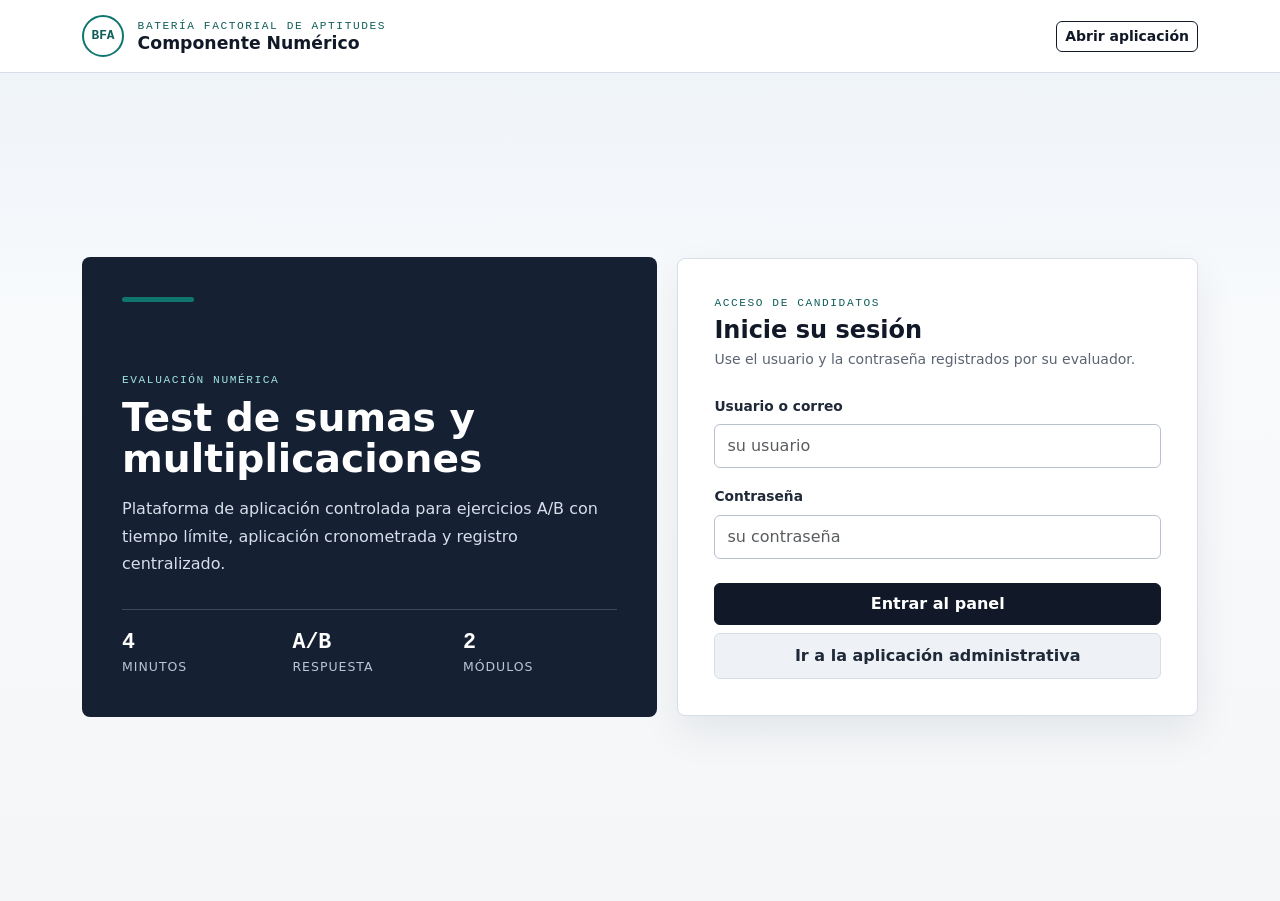
<file: src/main/webapp/app/index.html>
<!DOCTYPE html>
<html lang="es">
<head>
  <meta charset="UTF-8">
  <meta name="viewport" content="width=device-width, initial-scale=1">
  <title>Test Numérico BFA</title>
  <link href="https://cdn.jsdelivr.net/npm/bootstrap@5.3.3/dist/css/bootstrap.min.css" rel="stylesheet">
  <link href="css/styles.css" rel="stylesheet">
</head>
<body>

  <!-- Membrete -->
  <header class="masthead">
    <div class="container header-shell">
      <div class="brand-lockup">
        <div class="seal">BFA</div>
        <div>
          <div class="kicker">Batería Factorial de Aptitudes</div>
          <div class="title">Componente Numérico</div>
        </div>
      </div>
      <div class="header-actions">
        <a class="btn btn-sm btn-outline-ink app-admin-link" href="../" title="Abrir aplicación administrativa">
          Abrir aplicación
        </a>
        <div id="userBox" class="user-box d-none">
          <div class="small fw-semibold" id="userName">&nbsp;</div>
          <button type="button" id="btnLogout" class="btn btn-sm btn-ghost">Cerrar sesión</button>
        </div>
      </div>
    </div>
  </header>

  <div class="toast-host" id="toastHost"></div>

  <!-- ============================ LOGIN ============================ -->
  <section id="screenLogin" class="screen active">
    <div class="login-wrap">
      <div class="container login-grid">
        <aside class="intro-panel">
          <div class="intro-rule"></div>
          <div class="eyebrow mb-2">Evaluación numérica</div>
          <h1>Test de sumas y multiplicaciones</h1>
          <p>
            Plataforma de aplicación controlada para ejercicios A/B con tiempo límite,
            aplicación cronometrada y registro centralizado.
          </p>
          <div class="intro-metrics" aria-label="Resumen del test">
            <div><strong>4</strong><span>minutos</span></div>
            <div><strong>A/B</strong><span>respuesta</span></div>
            <div><strong>2</strong><span>módulos</span></div>
          </div>
        </aside>

        <div class="sheet login-card">
          <div class="eyebrow mb-1">Acceso de candidatos</div>
          <h2 class="h4 fw-bold mb-1">Inicie su sesión</h2>
          <p class="muted small mb-4">Use el usuario y la contraseña registrados por su evaluador.</p>

          <div class="mb-3">
            <label class="form-label" for="loginUser">Usuario o correo</label>
            <input type="text" id="loginUser" class="form-control" autocomplete="username" placeholder="su usuario">
          </div>
          <div class="mb-4">
            <label class="form-label" for="loginPass">Contraseña</label>
            <input type="password" id="loginPass" class="form-control" autocomplete="current-password" placeholder="su contraseña">
          </div>
          <button type="button" id="btnLogin" class="btn btn-ink w-100 py-2">Entrar al panel</button>
          <a class="btn btn-link-admin w-100 mt-2" href="../">Ir a la aplicación administrativa</a>
          <div id="loginError" class="alert alert-danger small mt-3 d-none" role="alert"></div>
        </div>
      </div>
    </div>
  </section>

  <!-- ============================ PANEL ============================ -->
  <section id="screenDashboard" class="screen">
    <div class="container py-4 py-md-5">
      <div class="section-heading">
        <div>
          <div class="divider-note mb-1">Panel de evaluación</div>
          <h2>Pruebas disponibles</h2>
          <p class="muted small mb-0">Cada test es independiente y dispone de 4 minutos. Marque A si el resultado es verdadero, B si es falso.</p>
        </div>
        <div class="mini-summary">
          <span>Tiempo límite</span>
          <strong>4:00</strong>
        </div>
      </div>

      <div id="testList" class="row g-3 mb-5">
        <!-- tarjetas de test -->
      </div>

      <div class="d-flex align-items-center justify-content-between mb-2">
        <div>
          <div class="divider-note mb-1">Mis gestiones</div>
          <h3 class="h5 fw-bold mb-0">Intentos anteriores</h3>
        </div>
        <button type="button" id="btnReload" class="btn btn-sm btn-outline-ink">Actualizar</button>
      </div>
      <div class="sheet p-3 p-md-4">
        <div class="table-responsive">
          <table class="table align-middle history-table mb-0">
            <thead>
              <tr>
                <th>Fecha</th>
                <th>Test</th>
                <th>Tipo</th>
                <th>Estado</th>
              </tr>
            </thead>
            <tbody id="historyBody">
              <tr><td colspan="4" class="text-center muted py-4">Sin intentos registrados todavia.</td></tr>
            </tbody>
          </table>
        </div>
      </div>
    </div>
  </section>

  <!-- ======================= INSTRUCCIONES ======================= -->
  <section id="screenInstructions" class="screen">
    <div class="container py-4 py-md-5" style="max-width: 720px;">
      <div class="sheet p-4 p-md-5">
        <div class="divider-note mb-2">Instrucciones</div>
        <h2 class="h3 fw-bold mb-3" id="instrTitle">Test</h2>
        <p class="mb-3" id="instrText">
          Verifique cada operación. Si el resultado mostrado es exacto marque
          <strong>A - Verdadero</strong>; si no lo es marque <strong>B - Falso</strong>.
          Existe una sola respuesta correcta por ejercicio.
        </p>
        <ul class="muted small mb-4">
          <li>Dispone de <strong>4 minutos</strong>. El reloj inicia al comenzar.</li>
          <li>Trabaje con rapidez y precisión; puede dejar ejercicios sin responder.</li>
          <li>Al agotarse el tiempo, el test se cierra y se califica automáticamente.</li>
        </ul>
        <div class="action-row">
          <button type="button" id="btnBackToDash" class="btn btn-outline-ink">Volver</button>
          <button type="button" id="btnStartTest" class="btn btn-teal px-4">Comenzar</button>
        </div>
      </div>
    </div>
  </section>

  <!-- =========================== TEST =========================== -->
  <section id="screenTest" class="screen">
    <div class="container py-3 py-md-4" style="max-width: 760px;">

      <div class="d-flex align-items-center justify-content-between mb-3">
        <div>
          <div class="divider-note" id="testRunningTipo">&nbsp;</div>
          <div class="fw-bold" id="testRunningName">&nbsp;</div>
        </div>
        <div id="examClock" class="exam-clock">4:00</div>
      </div>

      <div class="progress mb-3" style="height: 6px;">
        <div id="testProgress" class="progress-bar bg-dark" style="width: 0%"></div>
      </div>

      <div class="sheet p-3 p-md-4 mb-3">
        <div class="d-flex align-items-center justify-content-between">
          <span class="badge-soft" id="questionCounter">Pregunta 1</span>
          <span class="prompt-q">El resultado mostrado, ¿es correcto?</span>
        </div>

        <div class="operation-block">
          <div class="op" id="opText">&nbsp;</div>
          <div class="equals" id="opResult">&nbsp;</div>
        </div>

        <div class="row g-2">
          <div class="col-12 col-sm-6">
            <button type="button" class="bubble-option" data-value="A">
              <span class="bubble">A</span>
              <span><span class="label-text">Verdadero</span><br><span class="label-sub">El resultado es correcto</span></span>
            </button>
          </div>
          <div class="col-12 col-sm-6">
            <button type="button" class="bubble-option" data-value="B">
              <span class="bubble">B</span>
              <span><span class="label-text">Falso</span><br><span class="label-sub">El resultado es incorrecto</span></span>
            </button>
          </div>
        </div>
      </div>

      <div class="d-flex align-items-center justify-content-between mb-3">
        <button type="button" id="btnPrev" class="btn btn-outline-ink">Anterior</button>
        <button type="button" id="btnNext" class="btn btn-ink">Siguiente</button>
        <button type="button" id="btnFinish" class="btn btn-teal d-none px-4">Finalizar test</button>
      </div>

      <div class="sheet p-3">
        <div class="divider-note mb-2">Hoja de respuestas</div>
        <div class="answer-rail" id="answerRail"></div>
      </div>
    </div>
  </section>

  <!-- ========================= RESULTADO ========================= -->
  <section id="screenResult" class="screen">
    <div class="container py-4 py-md-5" style="max-width: 680px;">
      <div class="sheet p-4 p-md-5 text-center">
        <div class="seal mx-auto mb-3">BFA</div>
        <h2 class="h3 fw-bold mb-1">Muchas gracias por realizar el test</h2>
        <p class="muted mb-4" id="resultSummary">&nbsp;</p>
        <button type="button" id="btnResultDash" class="btn btn-ink px-4">Volver al panel</button>
      </div>
    </div>
  </section>

  <script src="https://cdn.jsdelivr.net/npm/bootstrap@5.3.3/dist/js/bootstrap.bundle.min.js"></script>
  <script src="js/app.js"></script>
</body>
</html>
</file>
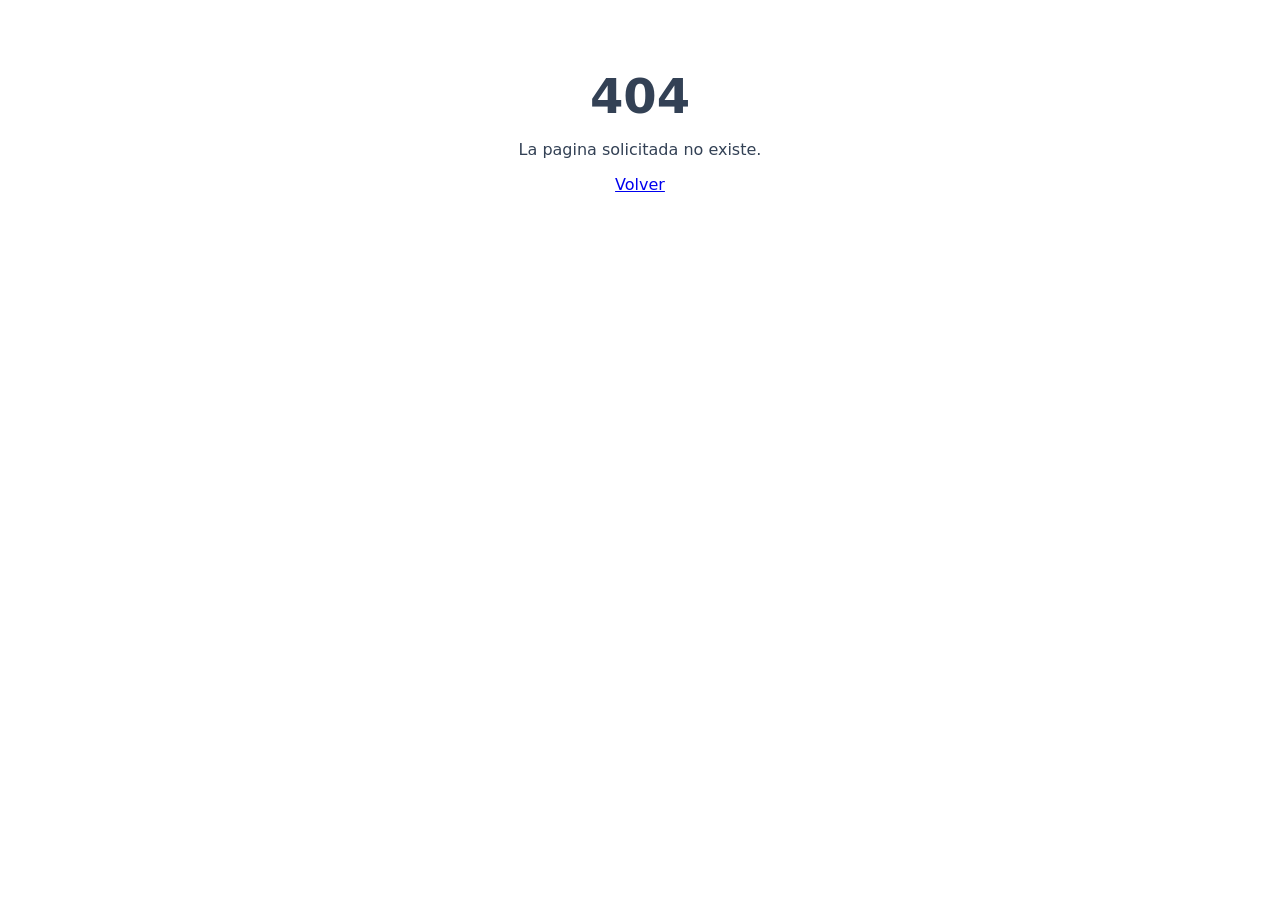
<file: src/main/webapp/WEB-INF/error404.html>
<!DOCTYPE html>
<html lang="es"><head><meta charset="UTF-8"><title>Pagina no encontrada</title></head>
<body style="font-family:system-ui,Arial,sans-serif;text-align:center;padding:60px;color:#334155">
<h1 style="font-size:48px;margin:0">404</h1>
<p>La pagina solicitada no existe.</p>
<a href="javascript:history.back()">Volver</a>
</body></html>
</file>
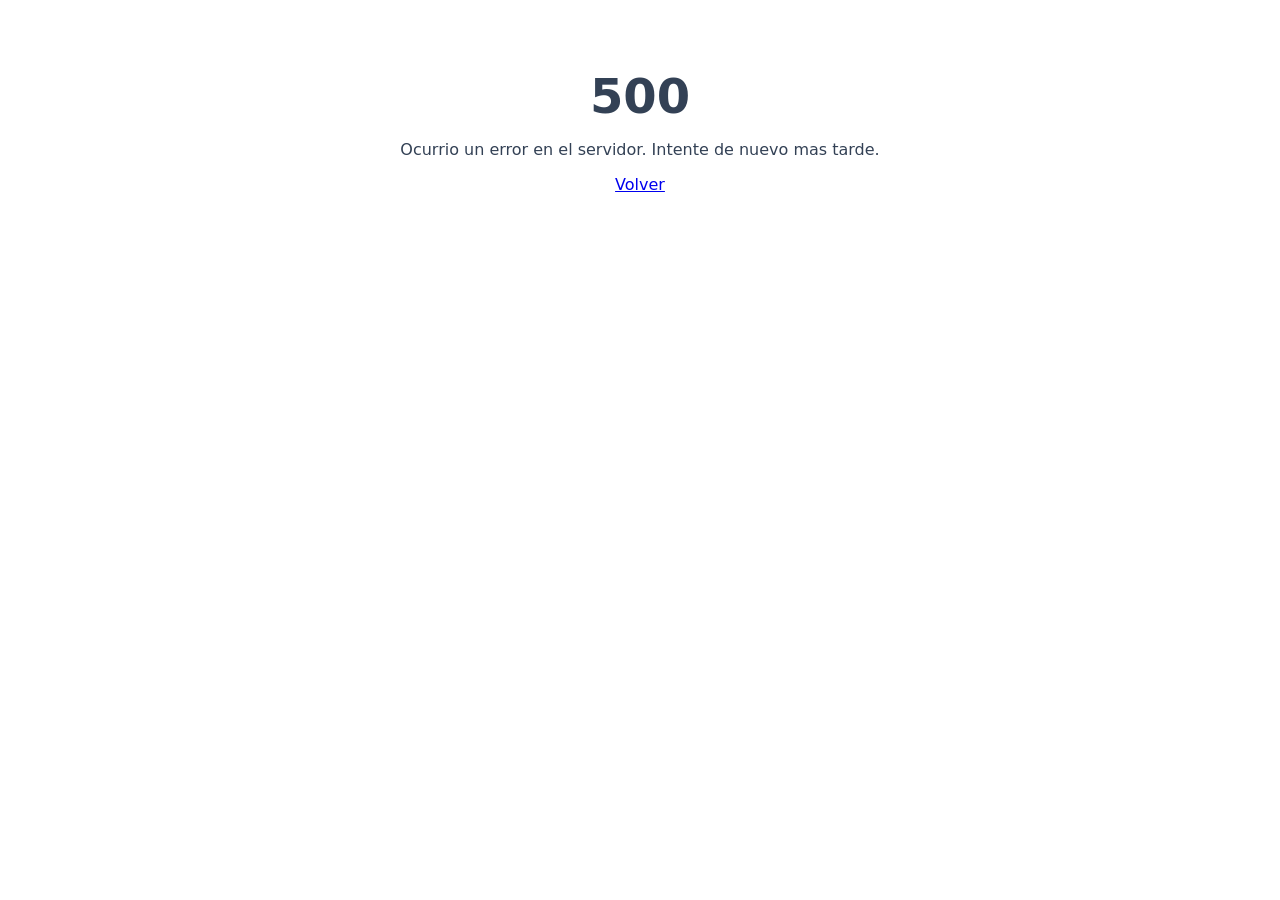
<file: src/main/webapp/WEB-INF/error500.html>
<!DOCTYPE html>
<html lang="es"><head><meta charset="UTF-8"><title>Error del servidor</title></head>
<body style="font-family:system-ui,Arial,sans-serif;text-align:center;padding:60px;color:#334155">
<h1 style="font-size:48px;margin:0">500</h1>
<p>Ocurrio un error en el servidor. Intente de nuevo mas tarde.</p>
<a href="javascript:history.back()">Volver</a>
</body></html>
</file>
<file: src/main/webapp/app/css/styles.css>
/* =========================================================================
   Test Numerico BFA - interfaz formal para evaluacion numerica
   ========================================================================= */

:root {
  --page: #f4f6f8;
  --surface: #ffffff;
  --surface-soft: #eef2f7;
  --ink: #111827;
  --ink-2: #1f2937;
  --muted: #5b6472;
  --line: #d8dee8;
  --line-strong: #b8c1ce;
  --teal: #0f766e;
  --teal-dark: #115e59;
  --navy: #162033;
  --wine: #7f1d1d;
  --gold: #b7791f;
  --correct: #15803d;
  --wrong: #b42318;
  --shadow: 0 16px 40px rgba(17, 24, 39, .08);

  --font-sans: "Inter", system-ui, -apple-system, "Segoe UI", Roboto, Arial, sans-serif;
  --font-mono: ui-monospace, "JetBrains Mono", "SF Mono", Menlo, Consolas, monospace;
}

* { box-sizing: border-box; }

html { min-height: 100%; }

body {
  min-height: 100%;
  margin: 0;
  font-family: var(--font-sans);
  color: var(--ink);
  background:
    linear-gradient(180deg, #edf2f8 0, #f8fafc 320px, var(--page) 100%),
    var(--page);
  -webkit-font-smoothing: antialiased;
}

.mono {
  font-family: var(--font-mono);
  font-variant-numeric: tabular-nums;
}

.screen { display: none; }
.screen.active { display: block; }
.muted { color: var(--muted); }

/* Header */
.masthead {
  position: sticky;
  top: 0;
  z-index: 1040;
  background: rgba(255, 255, 255, .96);
  border-bottom: 1px solid var(--line);
  backdrop-filter: blur(10px);
}

.header-shell {
  min-height: 72px;
  display: flex;
  align-items: center;
  justify-content: space-between;
  gap: 1rem;
}

.brand-lockup {
  display: flex;
  align-items: center;
  gap: .85rem;
  min-width: 0;
}

.seal {
  width: 42px;
  height: 42px;
  border: 2px solid var(--teal);
  border-radius: 50%;
  display: grid;
  place-items: center;
  color: var(--teal-dark);
  background: #fff;
  font-family: var(--font-mono);
  font-weight: 800;
  font-size: .8rem;
  flex: 0 0 auto;
}

.kicker,
.divider-note,
.eyebrow {
  font-family: var(--font-mono);
  letter-spacing: .14em;
  font-size: .7rem;
  text-transform: uppercase;
}

.kicker { color: var(--teal-dark); }

.title {
  font-weight: 800;
  font-size: 1.08rem;
  line-height: 1.15;
}

.header-actions {
  display: flex;
  align-items: center;
  justify-content: flex-end;
  gap: .65rem;
  flex-wrap: wrap;
}

.user-box {
  display: flex;
  align-items: center;
  gap: .55rem;
  padding-left: .65rem;
  border-left: 1px solid var(--line);
}

/* Surfaces */
.sheet {
  background: var(--surface);
  border: 1px solid var(--line);
  border-radius: 8px;
  box-shadow: var(--shadow);
}

.divider-note {
  color: var(--muted);
}

/* Login */
.login-wrap {
  min-height: calc(100svh - 72px);
  display: grid;
  align-items: center;
  padding: 2rem 0;
}

.login-grid {
  display: grid;
  grid-template-columns: minmax(0, 1.05fr) minmax(340px, .95fr);
  gap: 1.25rem;
  align-items: stretch;
}

.intro-panel {
  position: relative;
  min-height: 460px;
  padding: 2.5rem;
  border-radius: 8px;
  background: var(--navy);
  color: #fff;
  overflow: hidden;
  display: flex;
  flex-direction: column;
  justify-content: flex-end;
}

.intro-rule {
  width: 72px;
  height: 5px;
  background: var(--teal);
  border-radius: 999px;
  margin-bottom: auto;
}

.intro-panel .eyebrow {
  color: #9fe4dc;
}

.intro-panel h1 {
  max-width: 620px;
  margin: 0 0 1rem;
  font-size: 2.45rem;
  line-height: 1.05;
  font-weight: 850;
}

.intro-panel p {
  max-width: 600px;
  margin: 0;
  color: #d6deea;
  line-height: 1.7;
}

.intro-metrics {
  margin-top: 2rem;
  padding-top: 1rem;
  border-top: 1px solid rgba(255, 255, 255, .18);
  display: grid;
  grid-template-columns: repeat(3, 1fr);
  gap: 1rem;
}

.intro-metrics strong {
  display: block;
  font-family: var(--font-mono);
  font-size: 1.35rem;
  color: #fff;
}

.intro-metrics span {
  display: block;
  color: #b8c6d8;
  font-size: .78rem;
  text-transform: uppercase;
  letter-spacing: .08em;
}

.login-card {
  width: 100%;
  padding: 2.25rem;
  align-self: center;
}

.login-card .eyebrow {
  color: var(--teal-dark);
}

.form-label {
  font-weight: 700;
  font-size: .86rem;
  color: var(--ink-2);
}

.form-control {
  min-height: 44px;
  border-radius: 6px;
  border-color: var(--line-strong);
}

.form-control:focus {
  border-color: var(--teal);
  box-shadow: 0 0 0 .2rem rgba(15, 118, 110, .14);
}

.alert {
  border-radius: 6px;
}

/* Buttons */
.btn {
  border-radius: 6px;
  font-weight: 700;
}

.btn-ink {
  background: var(--ink);
  color: #fff;
  border: 1px solid var(--ink);
}

.btn-ink:hover,
.btn-ink:focus {
  background: #0b1220;
  border-color: #0b1220;
  color: #fff;
}

.btn-teal {
  background: var(--teal);
  color: #fff;
  border: 1px solid var(--teal);
}

.btn-teal:hover,
.btn-teal:focus {
  background: var(--teal-dark);
  border-color: var(--teal-dark);
  color: #fff;
}

.btn-outline-ink {
  border: 1.5px solid var(--ink);
  color: var(--ink);
  background: transparent;
}

.btn-outline-ink:hover,
.btn-outline-ink:focus {
  background: var(--ink);
  color: #fff;
}

.btn-ghost {
  border: 1px solid transparent;
  color: var(--muted);
  background: transparent;
  padding-inline: .45rem;
}

.btn-ghost:hover,
.btn-ghost:focus {
  color: var(--wine);
  background: #f8e9e9;
}

.btn-link-admin {
  border: 1px solid var(--line);
  background: var(--surface-soft);
  color: var(--ink-2);
  text-decoration: none;
  padding: .62rem .75rem;
}

.btn-link-admin:hover,
.btn-link-admin:focus {
  background: #e6edf5;
  color: var(--ink);
}

.app-admin-link {
  white-space: nowrap;
}

/* Dashboard */
.section-heading {
  display: flex;
  align-items: flex-end;
  justify-content: space-between;
  gap: 1rem;
  margin-bottom: 1.5rem;
}

.section-heading h2 {
  margin: 0;
  font-size: 1.75rem;
  font-weight: 850;
}

.mini-summary {
  min-width: 150px;
  padding: .75rem .9rem;
  border: 1px solid var(--line);
  border-radius: 8px;
  background: #fff;
  text-align: right;
}

.mini-summary span {
  display: block;
  color: var(--muted);
  font-size: .72rem;
  text-transform: uppercase;
  letter-spacing: .08em;
}

.mini-summary strong {
  display: block;
  font-family: var(--font-mono);
  font-size: 1.35rem;
}

.test-card {
  min-height: 188px;
  padding: 1.35rem;
  transition: transform .15s ease, box-shadow .15s ease, border-color .15s ease;
  cursor: pointer;
}

.test-card:hover,
.test-card:focus-within {
  transform: translateY(-2px);
  border-color: var(--teal);
  box-shadow: 0 18px 38px rgba(17, 24, 39, .12);
}

.test-tag {
  font-family: var(--font-mono);
  font-size: .64rem;
  letter-spacing: .14em;
  text-transform: uppercase;
  padding: .28rem .55rem;
  border-radius: 999px;
  border: 1px solid rgba(15, 118, 110, .35);
  color: var(--teal-dark);
  background: rgba(15, 118, 110, .08);
}

.test-meta {
  font-size: .88rem;
  color: var(--muted);
}

.test-meta strong {
  color: var(--ink);
}

/* Exam */
.exam-clock {
  min-width: 106px;
  padding: .42rem .75rem;
  border-radius: 8px;
  border: 2px solid var(--ink);
  background: #fff;
  color: var(--ink);
  font-family: var(--font-mono);
  font-weight: 800;
  font-size: 1.35rem;
  text-align: center;
  letter-spacing: .04em;
}

.exam-clock.warn {
  border-color: var(--gold);
  color: var(--gold);
}

.exam-clock.danger {
  border-color: var(--wrong);
  color: var(--wrong);
  animation: pulse 1s infinite;
}

@keyframes pulse {
  50% { opacity: .58; }
}

.progress {
  border-radius: 999px;
  background: #dfe6ef;
}

.progress-bar {
  background-color: var(--teal) !important;
}

.operation-block {
  padding: 1.75rem 1rem 1.55rem;
  text-align: center;
  font-family: var(--font-mono);
}

.operation-block .op {
  font-size: 2.25rem;
  line-height: 1.1;
  font-weight: 700;
}

.operation-block .equals {
  display: inline-block;
  min-width: 5ch;
  margin-top: .55rem;
  padding-top: .45rem;
  border-top: 3px solid var(--ink);
  font-size: 2.65rem;
  line-height: 1;
  font-weight: 850;
}

.prompt-q {
  font-size: .92rem;
  color: var(--muted);
  text-align: right;
}

.bubble-option {
  width: 100%;
  min-height: 76px;
  display: flex;
  align-items: center;
  gap: .9rem;
  padding: .85rem 1rem;
  border: 1.5px solid var(--line-strong);
  border-radius: 8px;
  background: #fff;
  cursor: pointer;
  text-align: left;
  transition: border-color .12s ease, background .12s ease, box-shadow .12s ease;
}

.bubble-option:hover,
.bubble-option:focus {
  border-color: var(--teal);
  box-shadow: 0 0 0 .18rem rgba(15, 118, 110, .12);
}

.bubble-option .bubble {
  flex: 0 0 auto;
  width: 32px;
  height: 32px;
  border-radius: 50%;
  border: 2px solid var(--ink-2);
  display: grid;
  place-items: center;
  color: var(--ink-2);
  background: #fff;
  font-family: var(--font-mono);
  font-weight: 800;
  font-size: .86rem;
  transition: background .12s ease, color .12s ease, border-color .12s ease;
}

.bubble-option .label-text {
  font-weight: 800;
}

.bubble-option .label-sub {
  font-size: .8rem;
  color: var(--muted);
}

.bubble-option.selected {
  border-color: var(--teal);
  background: rgba(15, 118, 110, .07);
}

.bubble-option.selected .bubble {
  background: var(--teal);
  border-color: var(--teal);
  color: #fff;
}

.answer-rail {
  display: flex;
  flex-wrap: wrap;
  gap: .42rem;
}

.rail-dot {
  width: 28px;
  height: 28px;
  border-radius: 50%;
  border: 1.5px solid var(--line-strong);
  display: grid;
  place-items: center;
  color: var(--muted);
  background: #fff;
  cursor: pointer;
  font-family: var(--font-mono);
  font-size: .68rem;
}

.rail-dot.answered {
  background: var(--teal);
  border-color: var(--teal);
  color: #fff;
}

.rail-dot.current {
  outline: 2px solid var(--ink);
  outline-offset: 1px;
}

/* Results and history */
.result-stat {
  min-height: 112px;
  padding: 1.05rem .75rem;
  border-radius: 8px;
  border: 1px solid var(--line);
  background: #fff;
  text-align: center;
}

.result-stat .num {
  font-family: var(--font-mono);
  font-weight: 850;
  font-size: 2.1rem;
  line-height: 1;
}

.result-stat .lbl {
  margin-top: .35rem;
  color: var(--muted);
  font-size: .72rem;
  text-transform: uppercase;
  letter-spacing: .1em;
}

.stat-correct .num { color: var(--correct); }
.stat-wrong .num { color: var(--wrong); }
.stat-blank .num { color: var(--muted); }

.history-table {
  font-size: .88rem;
}

.history-table th {
  border-bottom: 2px solid var(--line-strong);
  color: var(--muted);
  font-size: .72rem;
  text-transform: uppercase;
  letter-spacing: .08em;
}

.history-table td {
  border-bottom: 1px solid var(--line);
  vertical-align: middle;
}

.badge-soft {
  display: inline-flex;
  align-items: center;
  min-height: 24px;
  padding: .25rem .5rem;
  border-radius: 6px;
  background: var(--surface-soft);
  color: var(--muted);
  font-family: var(--font-mono);
  font-size: .66rem;
  letter-spacing: .06em;
}

.badge-tipo-sumas {
  color: var(--teal-dark);
  background: rgba(15, 118, 110, .11);
}

.badge-tipo-mult {
  color: var(--wine);
  background: rgba(127, 29, 29, .1);
}

.action-row {
  display: flex;
  gap: .65rem;
  flex-wrap: wrap;
}

.toast-host {
  position: fixed;
  top: 5.4rem;
  right: 1rem;
  z-index: 1080;
  max-width: min(360px, calc(100vw - 2rem));
}

@media (max-width: 991px) {
  .login-grid {
    grid-template-columns: 1fr;
  }

  .intro-panel {
    min-height: auto;
    padding: 2rem;
  }

  .intro-rule {
    margin-bottom: 4rem;
  }
}

@media (max-width: 767px) {
  .header-shell {
    min-height: auto;
    padding-top: .85rem;
    padding-bottom: .85rem;
    align-items: flex-start;
  }

  .header-actions {
    align-items: flex-end;
  }

  .user-box {
    width: 100%;
    justify-content: flex-end;
    border-left: 0;
    padding-left: 0;
  }

  .section-heading {
    display: block;
  }

  .mini-summary {
    margin-top: 1rem;
    text-align: left;
  }

  .prompt-q {
    display: block;
    margin-left: 1rem;
  }

  .operation-block .op {
    font-size: 1.85rem;
  }

  .operation-block .equals {
    font-size: 2.25rem;
  }
}

@media (max-width: 575px) {
  .brand-lockup {
    align-items: flex-start;
  }

  .seal {
    width: 38px;
    height: 38px;
  }

  .kicker {
    font-size: .62rem;
    letter-spacing: .1em;
  }

  .title {
    font-size: 1rem;
  }

  .app-admin-link {
    width: 100%;
  }

  .intro-panel h1 {
    font-size: 2rem;
  }

  .intro-metrics {
    grid-template-columns: 1fr;
    gap: .75rem;
  }

  .login-card {
    padding: 1.5rem;
  }

  .exam-clock {
    min-width: 92px;
    font-size: 1.15rem;
  }

  .operation-block {
    padding: 1.25rem .35rem;
  }
}
</file>
